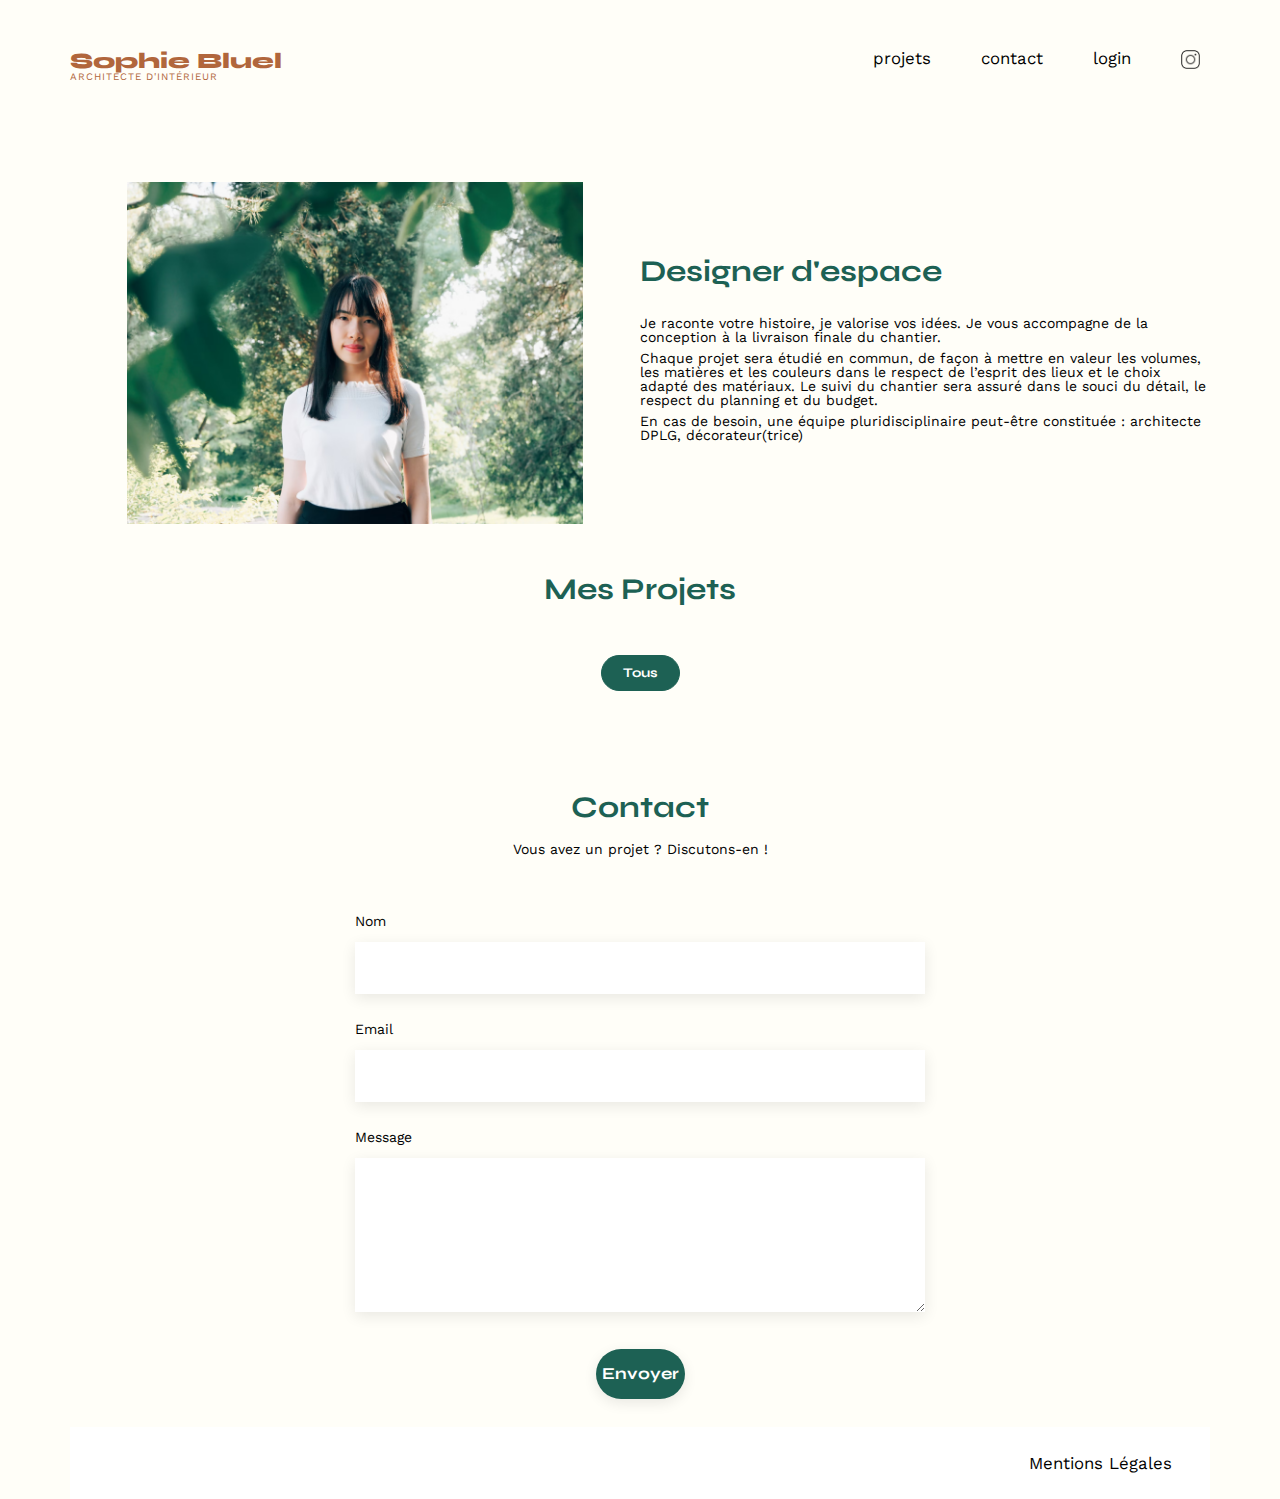
<file: index.html>
<!DOCTYPE html>
<html lang="fr">
<head>
	<meta charset="UTF-8">
	<title>Sophie Bluel - Architecte d'intérieur</title>
	<meta name="viewport" content="width=device-width, initial-scale=1.0">
	<link rel="preconnect" href="https://fonts.googleapis.com">
	<link rel="preconnect" href="https://fonts.gstatic.com" crossorigin>
	<link href="https://fonts.googleapis.com/css2?family=Syne:wght@700;800&family=Work+Sans&display=swap" rel="stylesheet">
	<meta name="description" content="">
	<link rel="stylesheet" href="./assets/style.css">
</head>

<body>
	<div class="modal-container">
		<div class="modal">
			<div class="modal-top-btn">
				<button class="modal-comeback">
					<img src="assets/icons/left_arrow-icon.svg" alt="Left Arrow Icon">
				</button>
				<button class="modal-close">
					<img src="assets/icons/close-icon.svg" alt="Close Icon">
				</button>
			</div>

			<p class="modal-title"></p>

			<div class="modal-gallery"></div>

			<div class="modal-bottom-btn line-modal-bottom-btn">
				<button class="btn-addwork btn-valid-addwork">Ajouter une photo</button>
				<a href="#" class="btn-deletework">Supprimer la galerie</a>
			</div>

			<div class="modal-addwork">
				<form id="addwork-form">
					<div class="upload-work">
						<div class="upload-work-img"></div>
						<div class="upload-work-form">
							<img src="assets/icons/picture-icon.svg" alt="Picture Icon">
							<input name="image" type="file" class="img-addwork" required>
							<button>&#43; Ajouter photo</button>
							<p>jpg, png : 4mo max</p>
						</div>
					</div>
					
					<div class="inputs-addwork">
						<label for="title">Titre</label>
						<input id="title" name="title" type="text" class="title-addwork" required>

						<label for="category">Catégorie</label>
						<select id="category" name="category" class="categories-addwork"></select>
					</div>

					<input type="submit" class="btn-submit-work" value="Valider">
				</form>
			</div>
		</div>
	</div>

	<div class="editmode">
		<p><img src="assets/icons/edit-icon.svg" alt="edit icon">Mode édition</p>
	</div>

	<header>
		<h1>Sophie Bluel <span>Architecte d'intérieur</span></h1>
		<nav>
			<ul>
				<li>
					<a href="index.html#portfolio">projets</a>
				</li>
				<li>
					<a href="index.html#contact">contact</a>
				</li>
				<li>
					<a href="login.html" class="link-login">login</a>
				</li>
				<li>
					<a href="#"><img src="assets/icons/instagram.png" alt="Instagram"></a>
				</li>
			</ul>
		</nav>
	</header>

	<main>
		<section id="introduction">
			<figure>
				<img src="assets/images/sophie-bluel.png" alt="Picture of Sophie Bluel">
			</figure>
			<article>
				<h2>Designer d'espace</h2>
				<p>Je raconte votre histoire, je valorise vos idées. Je vous accompagne de la conception à la livraison
					finale du chantier.</p>
				<p>Chaque projet sera étudié en commun, de façon à mettre en valeur les volumes, les matières et les
					couleurs dans le respect de l’esprit des lieux et le choix adapté des matériaux. Le suivi du
					chantier sera assuré dans le souci du détail, le respect du planning et du budget.</p>
				<p>En cas de besoin, une équipe pluridisciplinaire peut-être constituée : architecte DPLG,
					décorateur(trice)</p>
			</article>
		</section>

		<section id="portfolio">
			<h2>
				Mes Projets
				<button class="edit-btn">
					<img src="assets/icons/edit-icon.svg" alt="edit icon">
					modifier
				</button>
			</h2>

			<div class="filter">
				<ul class="btn-list">
					<li>
						<button class="btn btn-active" data-category="0">Tous</button>
					</li>
				</ul>
			</div>

			<div class="gallery">
			</div>
		</section>

		<section id="contact">
			<h2>Contact</h2>
			<p>Vous avez un projet ? Discutons-en !</p>
			<form action="#" method="post">
				<label for="name">Nom</label>
				<input type="text" name="name" id="name">
				<label for="email">Email</label>
				<input type="email" name="email" id="email">
				<label for="message">Message</label>
				<textarea name="message" id="message" cols="30" rows="10"></textarea>
				<input type="submit" value="Envoyer">
			</form>
		</section>
	</main>

	<footer>
		<nav>
			<ul>
				<li>Mentions Légales</li>
			</ul>
		</nav>
	</footer>

	<script src="script.js"></script>
</body>
</html>
</file>
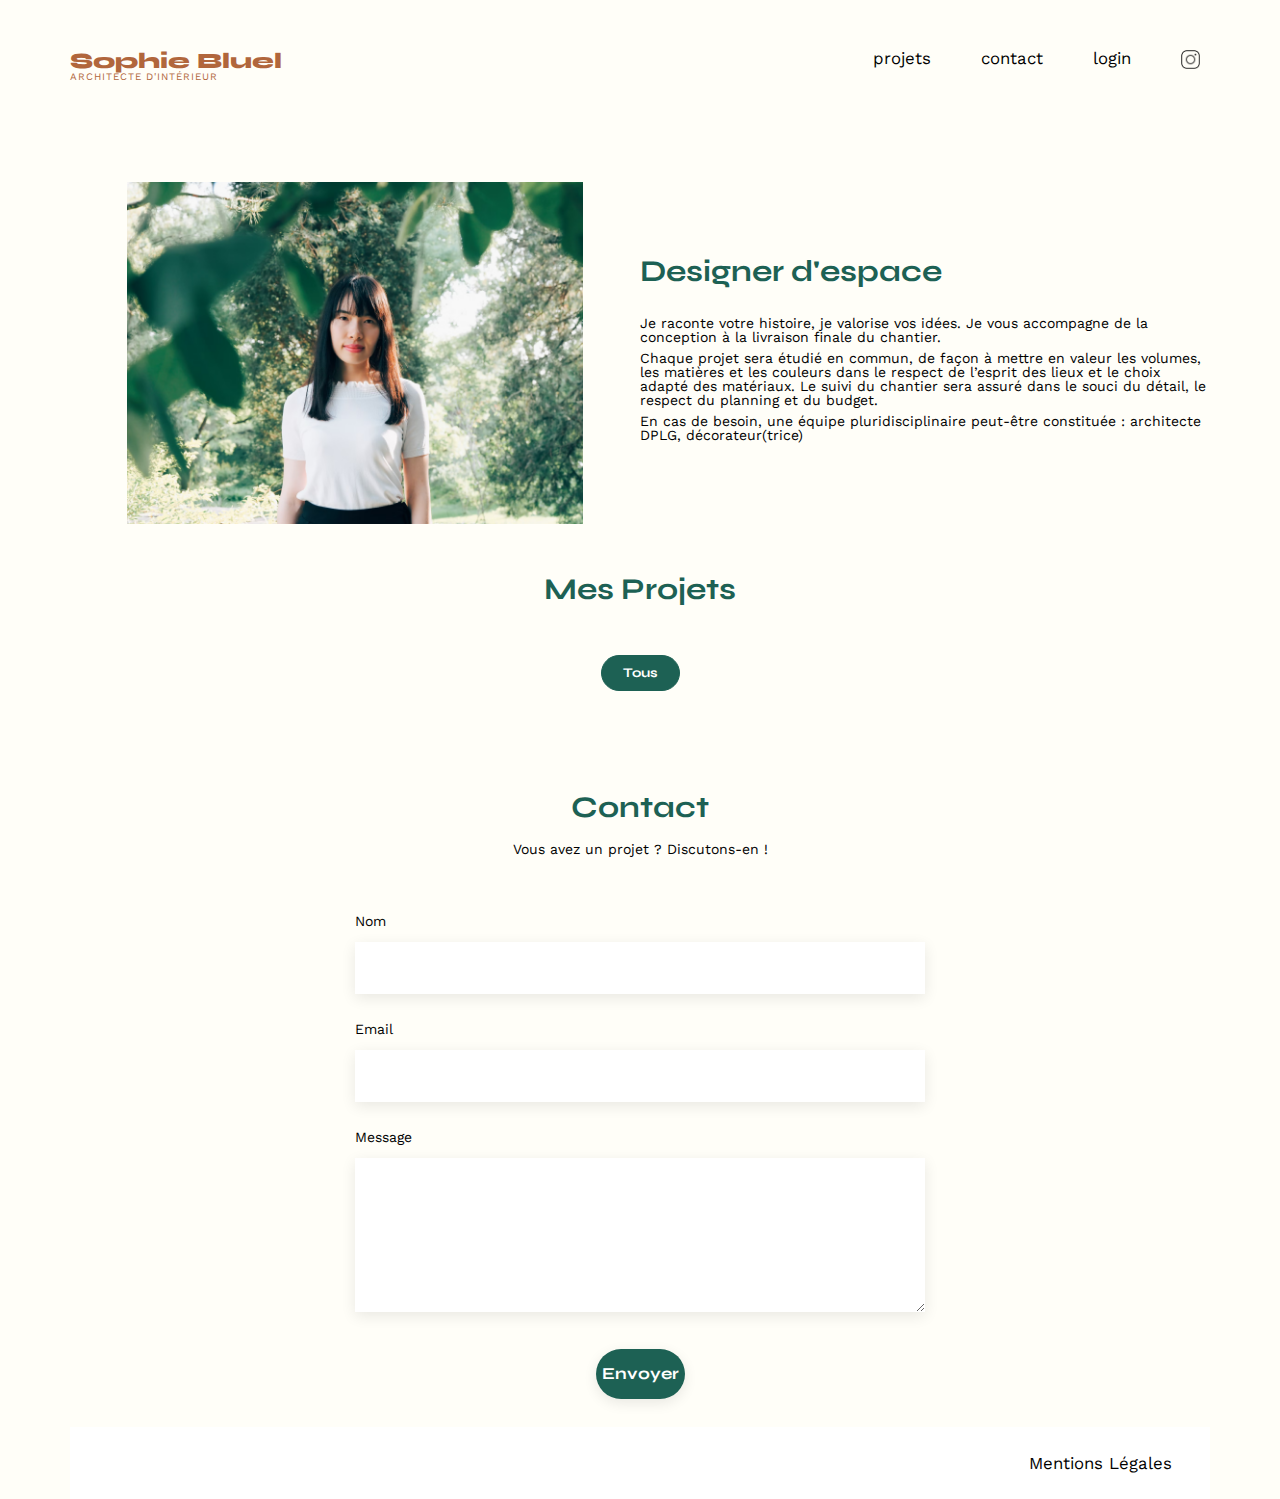
<file: FrontEnd/index.html>
<!DOCTYPE html>
<html lang="fr">
<head>
	<meta charset="UTF-8">
	<title>Sophie Bluel - Architecte d'intérieur</title>
	<meta name="viewport" content="width=device-width, initial-scale=1.0">
	<link rel="preconnect" href="https://fonts.googleapis.com">
	<link rel="preconnect" href="https://fonts.gstatic.com" crossorigin>
	<link href="https://fonts.googleapis.com/css2?family=Syne:wght@700;800&family=Work+Sans&display=swap" rel="stylesheet">
	<meta name="description" content="">
	<link rel="stylesheet" href="./assets/style.css">
</head>

<body>
	<div class="modal-container">
		<div class="modal">
			<div class="modal-top-btn">
				<button class="modal-comeback">
					<img src="assets/icons/left_arrow-icon.svg" alt="Left Arrow Icon">
				</button>
				<button class="modal-close">
					<img src="assets/icons/close-icon.svg" alt="Close Icon">
				</button>
			</div>

			<p class="modal-title"></p>

			<div class="modal-gallery"></div>

			<div class="modal-bottom-btn line-modal-bottom-btn">
				<button class="btn-addwork btn-valid-addwork">Ajouter une photo</button>
				<a href="#" class="btn-deletework">Supprimer la galerie</a>
			</div>

			<div class="modal-addwork">
				<form id="addwork-form">
					<div class="upload-work">
						<div class="upload-work-img"></div>
						<div class="upload-work-form">
							<img src="assets/icons/picture-icon.svg" alt="Picture Icon">
							<input name="image" type="file" accept=".png, .jpg" class="img-addwork" required>
							<button>&#43; Ajouter photo</button>
							<p>jpg, png : 4mo max</p>
						</div>
					</div>
					
					<div class="inputs-addwork">
						<label for="title">Titre</label>
						<input id="title" name="title" type="text" class="title-addwork" required>

						<label for="category">Catégorie</label>
						<select id="category" name="category" class="categories-addwork"></select>
					</div>

					<input type="submit" class="btn-submit-work" value="Valider">
				</form>
			</div>
		</div>
	</div>

	<div class="editmode">
		<p><img src="assets/icons/edit-icon.svg" alt="edit icon">Mode édition</p>
	</div>

	<header>
		<h1>Sophie Bluel <span>Architecte d'intérieur</span></h1>
		<nav>
			<ul>
				<li>
					<a href="index.html#portfolio">projets</a>
				</li>
				<li>
					<a href="index.html#contact">contact</a>
				</li>
				<li>
					<a href="login.html" class="link-login">login</a>
				</li>
				<li>
					<a href="#"><img src="assets/icons/instagram.png" alt="Instagram"></a>
				</li>
			</ul>
		</nav>
	</header>

	<main>
		<section id="introduction">
			<figure>
				<img src="assets/images/sophie-bluel.png" alt="Picture of Sophie Bluel">
			</figure>
			<article>
				<h2>Designer d'espace</h2>
				<p>Je raconte votre histoire, je valorise vos idées. Je vous accompagne de la conception à la livraison
					finale du chantier.</p>
				<p>Chaque projet sera étudié en commun, de façon à mettre en valeur les volumes, les matières et les
					couleurs dans le respect de l’esprit des lieux et le choix adapté des matériaux. Le suivi du
					chantier sera assuré dans le souci du détail, le respect du planning et du budget.</p>
				<p>En cas de besoin, une équipe pluridisciplinaire peut-être constituée : architecte DPLG,
					décorateur(trice)</p>
			</article>
		</section>

		<section id="portfolio">
			<h2>
				Mes Projets
				<button class="edit-btn">
					<img src="assets/icons/edit-icon.svg" alt="edit icon">
					modifier
				</button>
			</h2>

			<div class="filter">
				<ul class="btn-list">
					<li>
						<button class="btn btn-active" data-category="0">Tous</button>
					</li>
				</ul>
			</div>

			<div class="gallery">
			</div>
		</section>

		<section id="contact">
			<h2>Contact</h2>
			<p>Vous avez un projet ? Discutons-en !</p>
			<form action="#" method="post">
				<label for="name">Nom</label>
				<input type="text" name="name" id="name">
				<label for="email">Email</label>
				<input type="email" name="email" id="email">
				<label for="message">Message</label>
				<textarea name="message" id="message" cols="30" rows="10"></textarea>
				<input type="submit" value="Envoyer">
			</form>
		</section>
	</main>

	<footer>
		<nav>
			<ul>
				<li>Mentions Légales</li>
			</ul>
		</nav>
	</footer>

	<script src="script.js"></script>
</body>
</html>
</file>
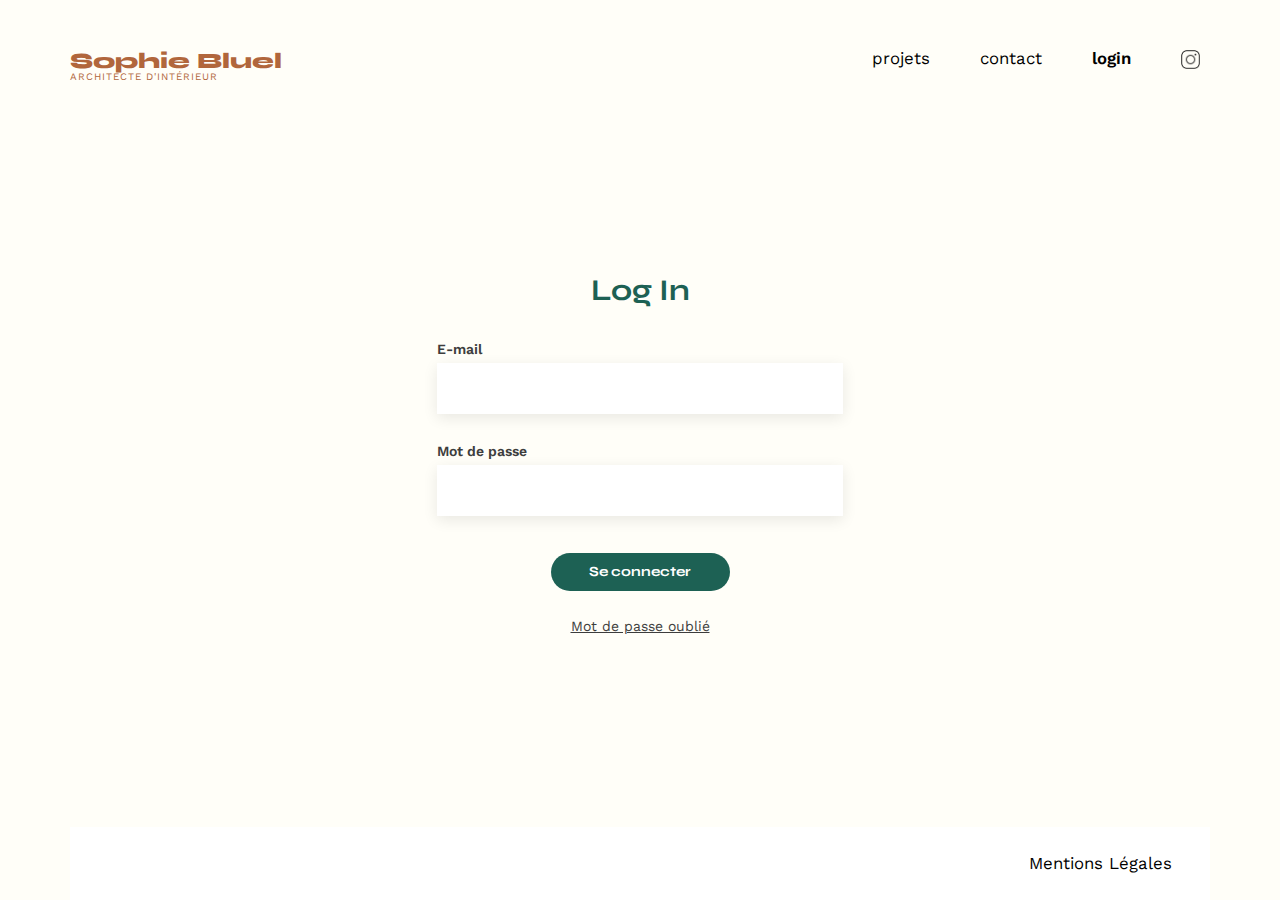
<file: login.html>
<!DOCTYPE html>
<html lang="fr">

<head>
    <meta charset="UTF-8">
    <meta http-equiv="X-UA-Compatible" content="IE=edge">
    <meta name="viewport" content="width=device-width, initial-scale=1.0">
    <title>Sophie Bluel - Architecte d'intérieur</title>
    <link rel="preconnect" href="https://fonts.googleapis.com">
    <link rel="preconnect" href="https://fonts.gstatic.com" crossorigin>
    <link href="https://fonts.googleapis.com/css2?family=Syne:wght@700;800&family=Work+Sans&display=swap" rel="stylesheet">
    <meta name="description" content="">
    <link rel="stylesheet" href="./assets/style.css">
</head>

<body>
    <header>
		<h1>Sophie Bluel <span>Architecte d'intérieur</span></h1>
		<nav>
			<ul>
				<li>
                    <a href="index.html">projets</a>
                </li>
				<li>
                    <a href="index.html">contact</a>
                </li>
				<li>
                    <a href="login.html" class="active">login</a>
                </li>
				<li>
                    <a href="#"><img src="./assets/icons/instagram.png" alt="Instagram"></a>
                </li>
			</ul>
		</nav>
	</header>

    <main>
        <section id="login">
            <h1>Log In</h1>
            <form id="form-login">
                <div class="form-inputs">
                    <div class="form-input">
                        <label for="email">E-mail</label>
                        <input type="email" id="email" name="email" required>
                    </div>

                    <div class="form-input">
                        <label for="password">Mot de passe</label>
                        <input type="password" id="password" name="password" required>
                    </div>
                </div>

                <input class="login-btn" type="submit" value="Se connecter">
                <a href="#">Mot de passe oublié</a>
            </form>

            <p id="error-login">E-mail ou mot de passe incorrect.</p>
        </section>
    </main>

    <footer>
		<nav>
			<ul>
				<li>Mentions Légales</li>
			</ul>
		</nav>
	</footer>

    <script src="login.js"></script>
</body>

</html>
</file>
<file: assets/style.css>
/* http://meyerweb.com/eric/tools/css/reset/
   v2.0 | 20110126
   License: none (public domain)
*/

html, body, div, span, applet, object, iframe,
h1, h2, h3, h4, h5, h6, p, blockquote, pre,
a, abbr, acronym, address, big, cite, code,
del, dfn, em, img, ins, kbd, q, s, samp,
small, strike, strong, sub, sup, tt, var,
b, u, i, center,
dl, dt, dd, ol, ul, li,
fieldset, form, label, legend,
table, caption, tbody, tfoot, thead, tr, th, td,
article, aside, canvas, details, embed,
figure, figcaption, footer, header, hgroup,
menu, nav, output, ruby, section, summary,
time, mark, audio, video {
	margin: 0;
	padding: 0;
	border: 0;
	font-size: 100%;
	font: inherit;
	vertical-align: baseline;
}

/* HTML5 display-role reset for older browsers */
article, aside, details, figcaption, figure,
footer, header, hgroup, menu, nav, section {
	display: block;
}

body {
	line-height: 1;
}

header, main, footer {
	width: 100%;
}

ol, ul {
	list-style: none;
}

blockquote, q {
	quotes: none;
}

blockquote:before, blockquote:after,
q:before, q:after {
	content: '';
	content: none;
}

table {
	border-collapse: collapse;
	border-spacing: 0;
}

a {
	text-decoration: none;
}

input, select {
	outline: none;
}

button {
	background: none;
	border: none;
	cursor: pointer;
}

/** end reset css**/
body {
	max-width: 1140px;
	margin: auto;
	font-family: 'Work Sans';
	font-size: 14px;
	background: #FFFEF8;
	min-height: 100vh;
    display: flex;
    flex-direction: column;
    justify-content: space-between;
	align-items: baseline;
}

header {
	display: flex;
	justify-content: space-between;
	margin: 50px 0;
}

section {
	margin: 50px 0;
}

h1 {
	display: flex;
	flex-direction: column;
	font-family: 'Syne';
	font-size: 22px;
	font-weight: 800;
	color: #B1663C;
}

h1 > span {
	font-family: 'Work Sans';
	font-size: 10px;
	letter-spacing: 0.1em;
	text-transform: uppercase;
	font-weight: 400;
}

h2 {
	font-family: 'Syne';
	font-weight: 700;
	font-size: 30px;
	color: #1D6154;
}

nav ul {
	display: flex;
	list-style-type: none;
	gap: 30px;
}

nav li {
	padding: 0 10px;
	font-size: 1.2em;
}

li:hover {
	color: #B1663C;
}

nav li img {
	width: 19px;
	height: 19px;
}

nav li a {
	color: #000000;
}

#introduction {
	display: flex;
	align-items: center;
}

#introduction figure {
	flex: 1;
	position: relative;
}

#introduction figure button {
	position: absolute;
    left: 10%;
    margin-top: 13px;
}

#introduction img {
	display: block;
	margin: auto;
	width: 80%;
}

#introduction article {
	flex: 1;
	position: relative;
}

#introduction article button {
	position: absolute;
	top: -39px;
}

#introduction h2 {
	margin-bottom: 1em;
}

#introduction p {
	margin-bottom: 0.5em;
}

#portfolio h2 {
	text-align: center;
	margin-bottom: 1em;
	position: relative;
}

#portfolio h2 button {
	position: absolute;
	margin-left: 31px;
    bottom: 6px;
}

.filter {
	margin: 51px auto;
}

.btn-list {
	display: flex;
	justify-content: center;
	gap: 10px;
}

.btn {
	color: #1D6154;
	border: 1px solid #1D6154;
	padding: 9px 21px;
	border-radius: 60px;
	font-family: 'Syne', sans-serif;
	font-weight: 700;
	transition: background 400ms;
}

.btn-active, .btn:hover{
	background: #1D6154;
	color: #FFFFFF;
}

.gallery {
	width: 100%;
	display: grid;
	grid-template-columns: 1fr 1fr 1fr;
	grid-column-gap: 20px;
	grid-row-gap: 20px;
}

.gallery img {
	width: 100%;
}

#contact {
	width: 50%;
	margin: auto;
}

#contact > * {
	text-align: center;
}

#contact h2{
	margin-bottom: 20px;
}

#contact form {
	text-align: left;
	margin-top:30px;
	display: flex;
	flex-direction: column;
}

#contact input {
	height: 50px;
	font-size: 1.2em;
	border: none;
	box-shadow: 0px 4px 14px rgba(0, 0, 0, 0.09);
}

#contact label {
	margin: 2em 0 1em 0;
}

#contact textarea {
	border: none;
	box-shadow: 0px 4px 14px rgba(0, 0, 0, 0.09);
}

input[type="submit"]{
	font-family: 'Syne';
	font-weight: 700;
	color: white;
	background-color: #1D6154;
	margin: 37px auto 28px;
	border-radius: 60px;
	border: none;
	line-height: 36px;
	cursor: pointer;
}

footer nav ul {
	display: flex;
	justify-content: flex-end;
	padding: 2em;
	background: #FFFFFF;
}

#login {
	display: flex;
	flex-direction: column;
	gap: 37px;
}

#login h1 {
	color: #1D6154;
	font-size: 30px;
	font-weight: 700;
	text-align: center;
}

#login form {
	display: flex;
	flex-direction: column;
	align-items: center;
}

.form-inputs {
	display: flex;
	flex-direction: column;
	gap: 30px;
}

.form-input {
	display: flex;
	flex-direction: column;
	gap: 7px;
}

.form-input label {
	font-family: 'Work Sans';
	font-weight: 600;
	font-size: 14px;
	color: #3D3D3D;
}

.form-input input[type='email'],
.form-input input[type='password'] {
	border: none;
	background: #FFFFFF;
	box-shadow: 0px 4px 14px rgba(0, 0, 0, 0.09);
	width: 379px;
	line-height: 51px;
	padding: 0 1em;
}

.login-btn {
	font-size: 14px;
	width: 179px;
}

#login form a {
	color: #3D3D3D;
	text-decoration-line: underline;
}

#error-login {
	color: #e32b2b;
    text-align: center;
	visibility: hidden;
}

.active {
	font-weight: 600;
}

.edit-btn {
    align-items: flex-end;
	gap: 8px;
	padding: 0;
	display: none;
}

.edit-btn img {
	width: 18px;
	height: 18px;
}

.editmode {
	background: #000000;
	width: 100%;
	height: 59px;
	display: none;
	justify-content: center;
	align-items: center;
	gap: 21px;
	z-index: 1;
}

.editmode p {
	font-size: 16px;
	font-weight: 400;
	color: #FFFFFF;
	display: flex;
    align-items: flex-end;
    gap: 9px;
}

.editmode img {
	filter: invert(100%) sepia(100%) saturate(0%) hue-rotate(104deg) brightness(103%) contrast(103%);
}

.modal-container {
	background: rgba(0, 0, 0, 0.3);
	position: fixed;
	width: 100%;
	height: 100%;
	left: 0;
	z-index: 1;
	display: none;
	justify-content: center;
	align-items: center;
}

.modal {
	background: #FFFFFF;
	border-radius: 10px;
	width: calc(630px - 60px);
	height: auto;
	padding: 26px 30px 55px;
}

.modal-top-btn {
	display: flex;
	justify-content: space-between;
	align-items: center;
	margin-bottom: 10px;
}

.modal-title {
	font-family: 'Work Sans', sans-serif;
	font-size: 26px;
	font-weight: 400;
	text-align: center;
}

.modal-close {
	width: 24px;
	height: 24px;
	display: inline-flex;
    justify-content: center;
    align-items: center;
}

.modal-comeback {
	visibility: hidden;
	width: 21px;
    height: 21px;
    display: inline-flex;
    justify-content: center;
    align-items: center;
}

.modal-gallery {
	display: grid;
	grid-template-columns: repeat(5, 1fr);
    gap: 7px;
    margin: 46px calc(105px - 30px) 0;
    row-gap: 16px;
}

.modal-gallery figure {
	position: relative;
	width: 77px;
	height: 103px;
}

.modal-gallery figure::after {
	content: '';
    position: absolute;
    top: 6px;
	right: 26px;
    background-color: #000000;
    background-image: url('../assets/icons/move-icon.svg');
	background-repeat: no-repeat;
    background-position: center;
    width: 17px;
    height: 17px;
	border-radius: 2px;
	opacity: 0;
	cursor: move;
	transition: opacity 250ms ease-in-out;
}

.modal-gallery figure:hover::after {
	opacity: 1;
}

.modal-gallery figure > img {
	width: 100%;
	height: 100%;
	object-fit: cover;
}

.modal-gallery figure figcaption {
	font-size: 12px;
}

.modal-addwork {
	display: none;
	margin: 36px calc(105px - 30px) 0;
}

.modal-addwork form {
	display: flex;
	flex-direction: column;
}

.upload-work {
	background: #E8F1F7;
	border-radius: 3px;
	height: 169px;
}

.upload-work-form {
	display: flex;
	flex-direction: column;
	align-items: center;
	padding: 28px 0 19px;
	position: relative;
}

.upload-work-form input[type="file"] {
	opacity: 0;
    width: 173px;
    height: 36px;
    position: absolute;
    left: 29.5%;
    bottom: 23%;
}

.upload-work-form input[type="file"]:hover .upload-work button {
	opacity: 0.8;
}

.upload-work-form img {
	width: 58px;
	height: 46px;
}

.upload-work-form button {
	background: #CBD6DC;
	color: #306685;
	border-radius: 50px;
	font-family: 'Work Sans';
	font-size: 14px;
	font-weight: 500;
	padding: 10px 33px;
	margin: 21px 0 7px;
}

.upload-work-form p {
	font-family: 'Work Sans';
	font-size: 10px;
	font-weight: 400;
	color: #444444;
}

.inputs-addwork {
	margin-top: 30px;
	display: flex;
	flex-direction: column;
	border-bottom: 1px solid #B3B3B3;
    padding-bottom: 47px;
}

.inputs-addwork input[type="text"] {
	margin-bottom: 21px;
}

.modal-addwork form label {
	font-family: 'Work Sans';
	font-size: 14px;
	font-weight: 500;
	color: #3D3D3D;
	margin-bottom: 10px;
}

.modal-addwork form input[type="text"],
.modal-addwork form select {
	background: #FFFFFF;
	box-shadow: 0px 4px 14px rgba(0, 0, 0, 0.09);
	border: none;
	height: 51px;
	padding: 0 16px;
	font-family: 'Work Sans';
	font-size: 14px;
	font-weight: 400;
	color: #444444;
}

.modal-addwork form select {
	appearance: none;
	-webkit-appearance: none;
	background-image: url('icons/select_arrow-icon.svg');
	background-repeat: no-repeat;
	background-position: calc(100% - 29px) center;
}

.modal-bottom-btn {
	display: flex;
	flex-direction: column;
	align-items: center;
	gap: 23px;
	margin: 38px calc(105px - 30px) 0;
	padding-top: 47px;
    border-top: 1px solid #B3B3B3;
}

.modal-bottom-btn button {
	background: #1D6154;
	border-radius: 60px;
	font-family: 'Syne';
	font-size: 14px;
	font-weight: 700;
	color: #FFFFFF;
	padding: 10px 49px;
}

.modal-bottom-btn a {
	font-family: 'Syne';
	font-size: 14px;
	font-weight: 400;
	color: #D65353;
}

.btn-del-icon {
    position: absolute;
    background-color: #000000;
    border-radius: 2px;
    width: 17px;
    height: 17px;
    display: inline-flex;
    justify-content: center;
    align-items: center;
	top: 6px;
	right: 6px;
}

.btn-del-icon img {
	width: 9px;
	height: 9px;
	pointer-events: none;
}

.btn-submit-work {
	width: 237px;
}

.upload-work-img {
	justify-content: center;
	height: 100%;
}

.current-img-upload {
	width: 129px;
    height: 100%;
	object-fit: cover;
}
</file>
<file: FrontEnd/assets/style.css>
/* http://meyerweb.com/eric/tools/css/reset/
   v2.0 | 20110126
   License: none (public domain)
*/

html, body, div, span, applet, object, iframe,
h1, h2, h3, h4, h5, h6, p, blockquote, pre,
a, abbr, acronym, address, big, cite, code,
del, dfn, em, img, ins, kbd, q, s, samp,
small, strike, strong, sub, sup, tt, var,
b, u, i, center,
dl, dt, dd, ol, ul, li,
fieldset, form, label, legend,
table, caption, tbody, tfoot, thead, tr, th, td,
article, aside, canvas, details, embed,
figure, figcaption, footer, header, hgroup,
menu, nav, output, ruby, section, summary,
time, mark, audio, video {
	margin: 0;
	padding: 0;
	border: 0;
	font-size: 100%;
	font: inherit;
	vertical-align: baseline;
}

/* HTML5 display-role reset for older browsers */
article, aside, details, figcaption, figure,
footer, header, hgroup, menu, nav, section {
	display: block;
}

body {
	line-height: 1;
}

header, main, footer {
	width: 100%;
}

ol, ul {
	list-style: none;
}

blockquote, q {
	quotes: none;
}

blockquote:before, blockquote:after,
q:before, q:after {
	content: '';
	content: none;
}

table {
	border-collapse: collapse;
	border-spacing: 0;
}

a {
	text-decoration: none;
}

input, select {
	outline: none;
}

button {
	background: none;
	border: none;
	cursor: pointer;
}

/** end reset css**/
body {
	max-width: 1140px;
	margin: auto;
	font-family: 'Work Sans';
	font-size: 14px;
	background: #FFFEF8;
	min-height: 100vh;
    display: flex;
    flex-direction: column;
    justify-content: space-between;
	align-items: baseline;
}

header {
	display: flex;
	justify-content: space-between;
	margin: 50px 0;
}

section {
	margin: 50px 0;
}

h1 {
	display: flex;
	flex-direction: column;
	font-family: 'Syne';
	font-size: 22px;
	font-weight: 800;
	color: #B1663C;
}

h1 > span {
	font-family: 'Work Sans';
	font-size: 10px;
	letter-spacing: 0.1em;
	text-transform: uppercase;
	font-weight: 400;
}

h2 {
	font-family: 'Syne';
	font-weight: 700;
	font-size: 30px;
	color: #1D6154;
}

nav ul {
	display: flex;
	list-style-type: none;
	gap: 30px;
}

nav li {
	padding: 0 10px;
	font-size: 1.2em;
}

li:hover {
	color: #B1663C;
}

nav li img {
	width: 19px;
	height: 19px;
}

nav li a {
	color: #000000;
}

#introduction {
	display: flex;
	align-items: center;
}

#introduction figure {
	flex: 1;
	position: relative;
}

#introduction figure button {
	position: absolute;
    left: 10%;
    margin-top: 13px;
}

#introduction img {
	display: block;
	margin: auto;
	width: 80%;
}

#introduction article {
	flex: 1;
	position: relative;
}

#introduction article button {
	position: absolute;
	top: -39px;
}

#introduction h2 {
	margin-bottom: 1em;
}

#introduction p {
	margin-bottom: 0.5em;
}

#portfolio h2 {
	text-align: center;
	margin-bottom: 1em;
	position: relative;
}

#portfolio h2 button {
	position: absolute;
	margin-left: 31px;
    bottom: 6px;
}

.filter {
	margin: 51px auto;
}

.btn-list {
	display: flex;
	justify-content: center;
	gap: 10px;
}

.btn {
	color: #1D6154;
	border: 1px solid #1D6154;
	padding: 9px 21px;
	border-radius: 60px;
	font-family: 'Syne', sans-serif;
	font-weight: 700;
	transition: background 400ms;
}

.btn-active, .btn:hover{
	background: #1D6154;
	color: #FFFFFF;
}

.gallery {
	width: 100%;
	display: grid;
	grid-template-columns: 1fr 1fr 1fr;
	grid-column-gap: 20px;
	grid-row-gap: 20px;
}

.gallery img {
	width: 100%;
}

#contact {
	width: 50%;
	margin: auto;
}

#contact > * {
	text-align: center;
}

#contact h2{
	margin-bottom: 20px;
}

#contact form {
	text-align: left;
	margin-top:30px;
	display: flex;
	flex-direction: column;
}

#contact input {
	height: 50px;
	font-size: 1.2em;
	border: none;
	box-shadow: 0px 4px 14px rgba(0, 0, 0, 0.09);
}

#contact label {
	margin: 2em 0 1em 0;
}

#contact textarea {
	border: none;
	box-shadow: 0px 4px 14px rgba(0, 0, 0, 0.09);
}

input[type="submit"]{
	font-family: 'Syne';
	font-weight: 700;
	color: white;
	background-color: #1D6154;
	margin: 37px auto 28px;
	border-radius: 60px;
	border: none;
	line-height: 36px;
	cursor: pointer;
}

footer nav ul {
	display: flex;
	justify-content: flex-end;
	padding: 2em;
	background: #FFFFFF;
}

#login {
	display: flex;
	flex-direction: column;
	gap: 37px;
}

#login h1 {
	color: #1D6154;
	font-size: 30px;
	font-weight: 700;
	text-align: center;
}

#login form {
	display: flex;
	flex-direction: column;
	align-items: center;
}

.form-inputs {
	display: flex;
	flex-direction: column;
	gap: 30px;
}

.form-input {
	display: flex;
	flex-direction: column;
	gap: 7px;
}

.form-input label {
	font-family: 'Work Sans';
	font-weight: 600;
	font-size: 14px;
	color: #3D3D3D;
}

.form-input input[type='email'],
.form-input input[type='password'] {
	border: none;
	background: #FFFFFF;
	box-shadow: 0px 4px 14px rgba(0, 0, 0, 0.09);
	width: 379px;
	line-height: 51px;
	padding: 0 1em;
}

.login-btn {
	font-size: 14px;
	width: 179px;
}

#login form a {
	color: #3D3D3D;
	text-decoration-line: underline;
}

#error-login {
	color: #e32b2b;
    text-align: center;
	visibility: hidden;
}

.active {
	font-weight: 600;
}

.edit-btn {
    align-items: flex-end;
	gap: 8px;
	padding: 0;
	display: none;
}

.edit-btn img {
	width: 18px;
	height: 18px;
}

.editmode {
	background: #000000;
	width: 100%;
	height: 59px;
	display: none;
	justify-content: center;
	align-items: center;
	gap: 21px;
	z-index: 1;
}

.editmode p {
	font-size: 16px;
	font-weight: 400;
	color: #FFFFFF;
	display: flex;
    align-items: flex-end;
    gap: 9px;
}

.editmode img {
	filter: invert(100%) sepia(100%) saturate(0%) hue-rotate(104deg) brightness(103%) contrast(103%);
}

.modal-container {
	background: rgba(0, 0, 0, 0.3);
	position: fixed;
	width: 100%;
	height: 100%;
	left: 0;
	z-index: 1;
	display: none;
	justify-content: center;
	align-items: center;
}

.modal {
	background: #FFFFFF;
	border-radius: 10px;
	width: calc(630px - 60px);
	height: auto;
	padding: 26px 30px 55px;
}

.modal-top-btn {
	display: flex;
	justify-content: space-between;
	align-items: center;
	margin-bottom: 10px;
}

.modal-title {
	font-family: 'Work Sans', sans-serif;
	font-size: 26px;
	font-weight: 400;
	text-align: center;
}

.modal-close {
	width: 24px;
	height: 24px;
	display: inline-flex;
    justify-content: center;
    align-items: center;
}

.modal-comeback {
	visibility: hidden;
	width: 21px;
    height: 21px;
    display: inline-flex;
    justify-content: center;
    align-items: center;
}

.modal-gallery {
	display: grid;
	grid-template-columns: repeat(5, 1fr);
    gap: 7px;
    margin: 46px calc(105px - 30px) 0;
    row-gap: 16px;
}

.modal-gallery figure {
	position: relative;
	width: 77px;
	height: 103px;
}

.modal-gallery figure::after {
	content: '';
    position: absolute;
    top: 6px;
	right: 26px;
    background-color: #000000;
    background-image: url('../assets/icons/move-icon.svg');
	background-repeat: no-repeat;
    background-position: center;
    width: 17px;
    height: 17px;
	border-radius: 2px;
	opacity: 0;
	cursor: move;
	transition: opacity 250ms ease-in-out;
}

.modal-gallery figure:hover::after {
	opacity: 1;
}

.modal-gallery figure > img {
	width: 100%;
	height: 100%;
	object-fit: cover;
}

.modal-gallery figure figcaption {
	font-size: 12px;
}

.modal-addwork {
	display: none;
	margin: 36px calc(105px - 30px) 0;
}

.modal-addwork form {
	display: flex;
	flex-direction: column;
}

.upload-work {
	background: #E8F1F7;
	border-radius: 3px;
	height: 169px;
}

.upload-work-form {
	display: flex;
	flex-direction: column;
	align-items: center;
	padding: 28px 0 19px;
	position: relative;
}

.upload-work-form input[type="file"] {
	opacity: 0;
    width: 173px;
    height: 36px;
    position: absolute;
    left: 29.5%;
    bottom: 23%;
}

.upload-work-form input[type="file"]:hover .upload-work button {
	opacity: 0.8;
}

.upload-work-form img {
	width: 58px;
	height: 46px;
}

.upload-work-form button {
	background: #CBD6DC;
	color: #306685;
	border-radius: 50px;
	font-family: 'Work Sans';
	font-size: 14px;
	font-weight: 500;
	padding: 10px 33px;
	margin: 21px 0 7px;
}

.upload-work-form p {
	font-family: 'Work Sans';
	font-size: 10px;
	font-weight: 400;
	color: #444444;
}

.inputs-addwork {
	margin-top: 30px;
	display: flex;
	flex-direction: column;
	border-bottom: 1px solid #B3B3B3;
    padding-bottom: 47px;
}

.inputs-addwork input[type="text"] {
	margin-bottom: 21px;
}

.modal-addwork form label {
	font-family: 'Work Sans';
	font-size: 14px;
	font-weight: 500;
	color: #3D3D3D;
	margin-bottom: 10px;
}

.modal-addwork form input[type="text"],
.modal-addwork form select {
	background: #FFFFFF;
	box-shadow: 0px 4px 14px rgba(0, 0, 0, 0.09);
	border: none;
	height: 51px;
	padding: 0 16px;
	font-family: 'Work Sans';
	font-size: 14px;
	font-weight: 400;
	color: #444444;
}

.modal-addwork form select {
	appearance: none;
	-webkit-appearance: none;
	background-image: url('icons/select_arrow-icon.svg');
	background-repeat: no-repeat;
	background-position: calc(100% - 29px) center;
}

.modal-bottom-btn {
	display: flex;
	flex-direction: column;
	align-items: center;
	gap: 23px;
	margin: 38px calc(105px - 30px) 0;
	padding-top: 47px;
    border-top: 1px solid #B3B3B3;
}

.modal-bottom-btn button {
	background: #1D6154;
	border-radius: 60px;
	font-family: 'Syne';
	font-size: 14px;
	font-weight: 700;
	color: #FFFFFF;
	padding: 10px 49px;
}

.modal-bottom-btn a {
	font-family: 'Syne';
	font-size: 14px;
	font-weight: 400;
	color: #D65353;
}

.btn-del-icon {
    position: absolute;
    background-color: #000000;
    border-radius: 2px;
    width: 17px;
    height: 17px;
    display: inline-flex;
    justify-content: center;
    align-items: center;
	top: 6px;
	right: 6px;
}

.btn-del-icon img {
	width: 9px;
	height: 9px;
	pointer-events: none;
}

.btn-submit-work {
	width: 237px;
}

.upload-work-img {
	justify-content: center;
	height: 100%;
}

.current-img-upload {
	width: 129px;
    height: 100%;
	object-fit: cover;
}
</file>
